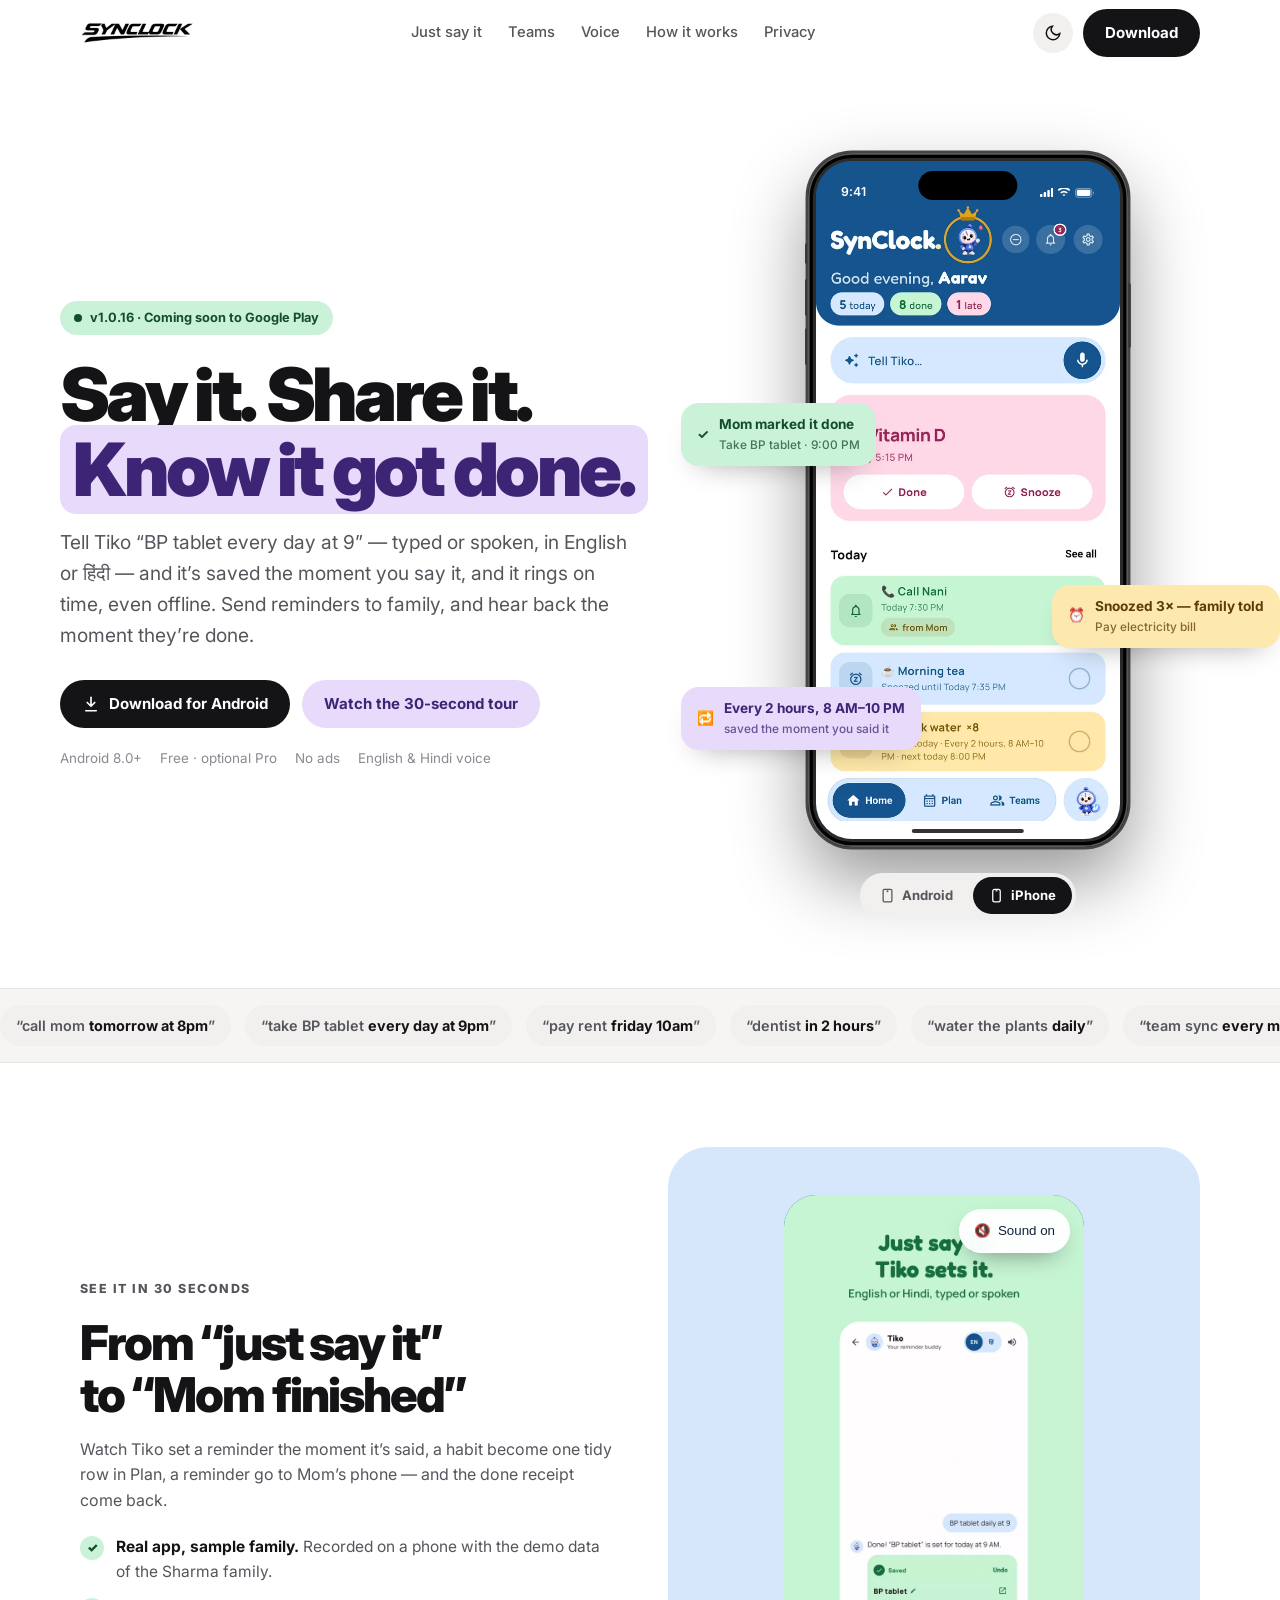
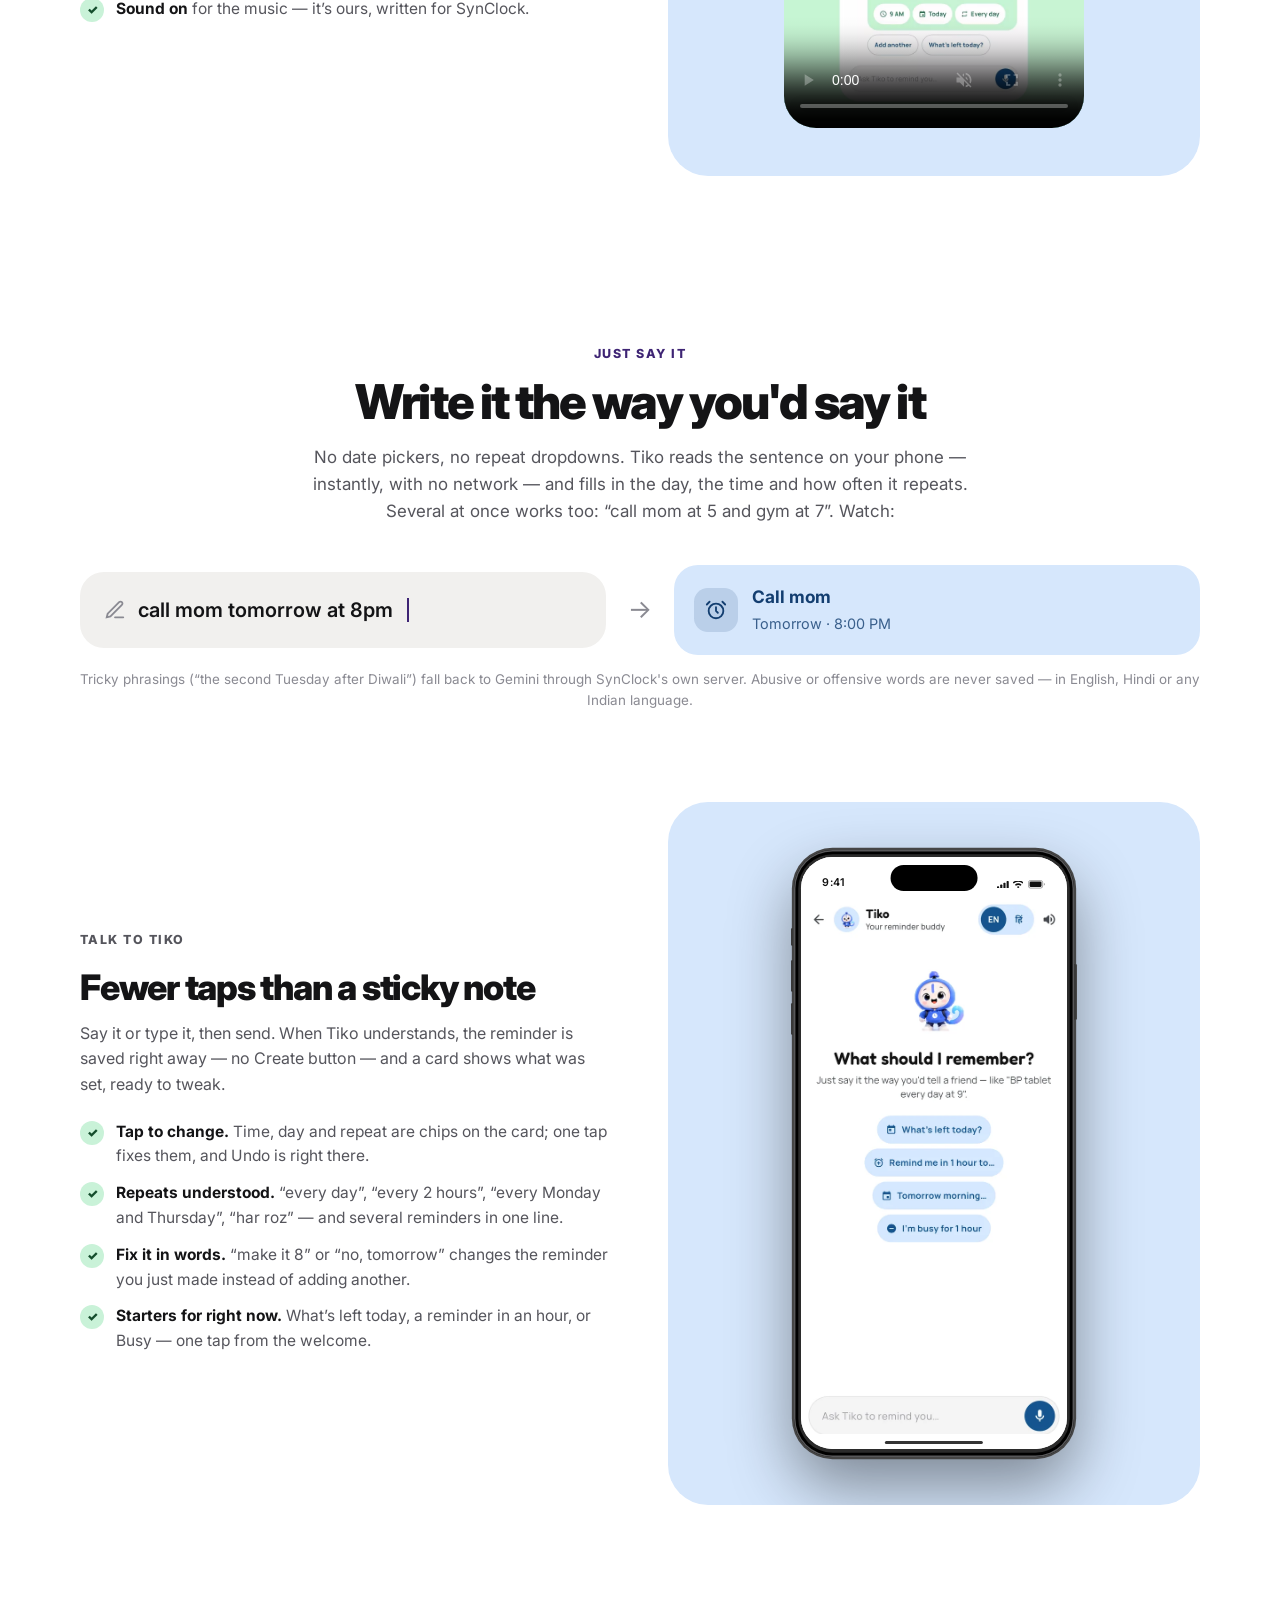
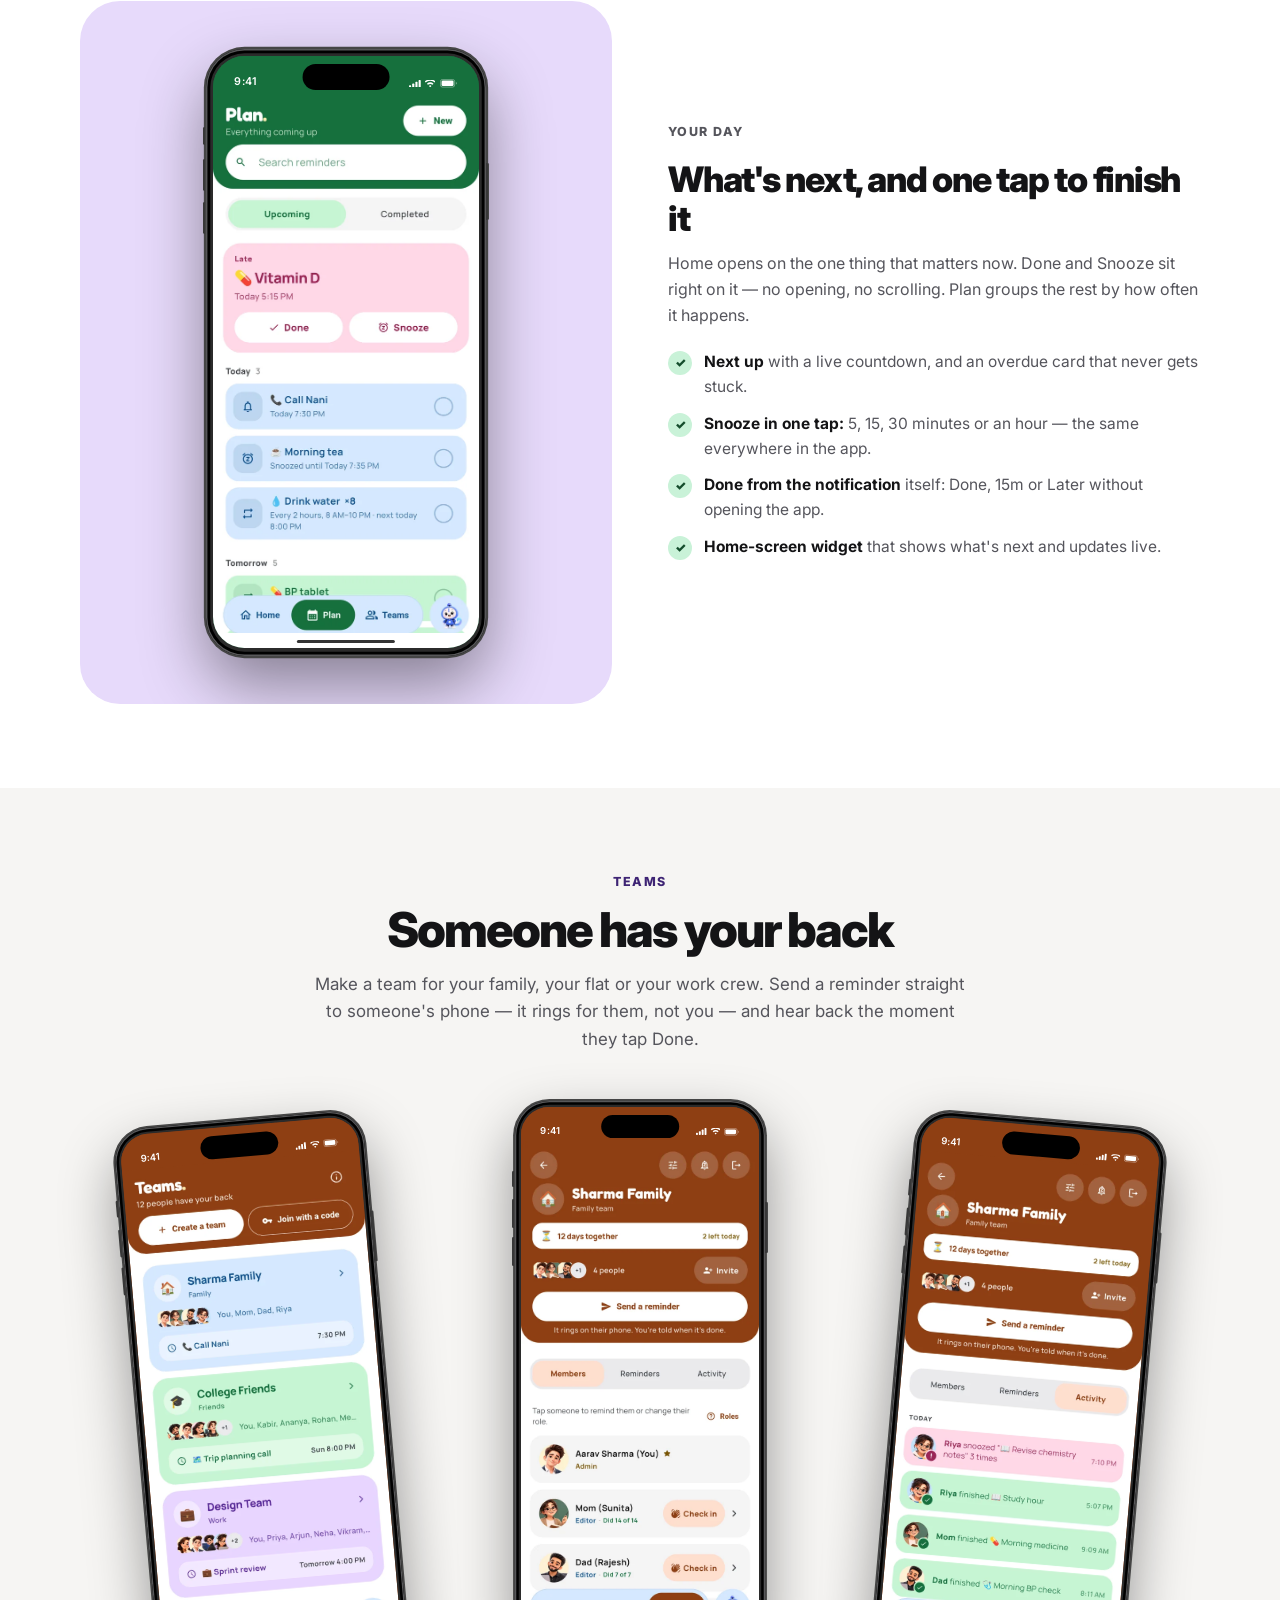
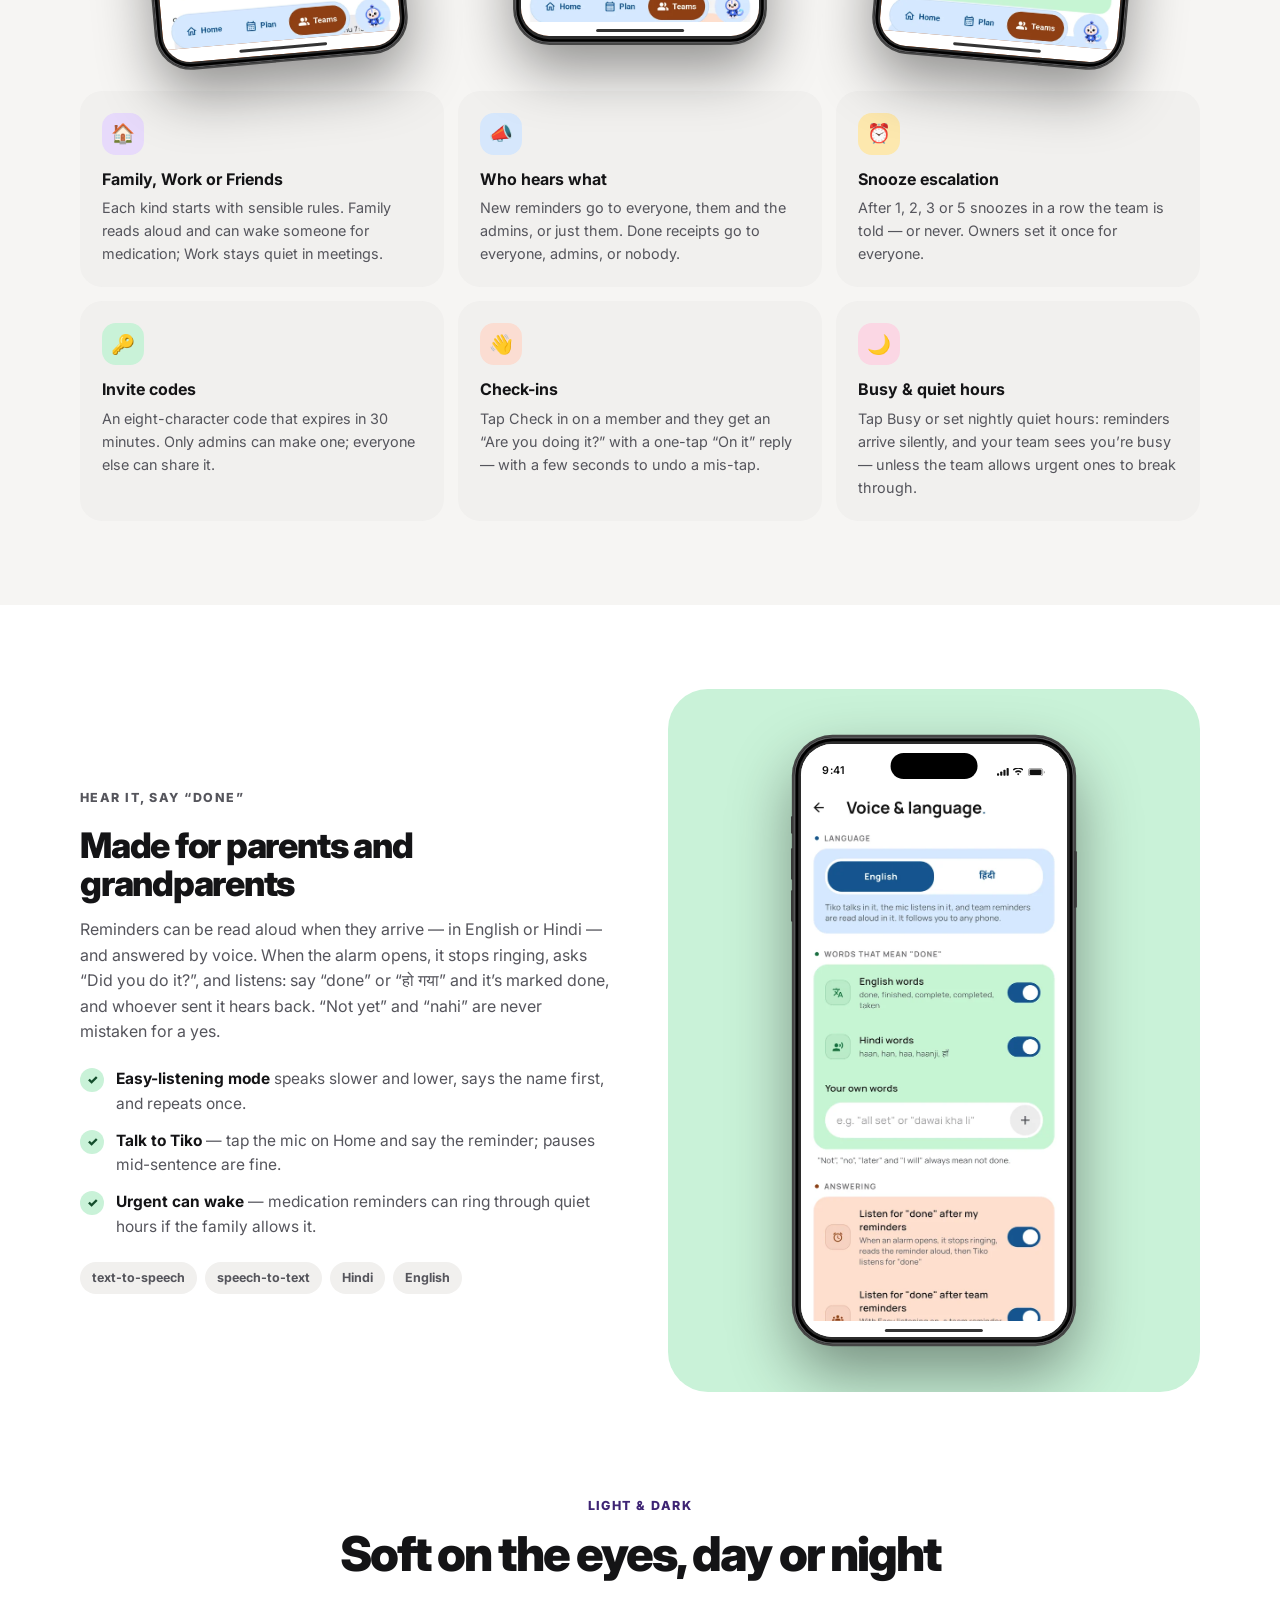
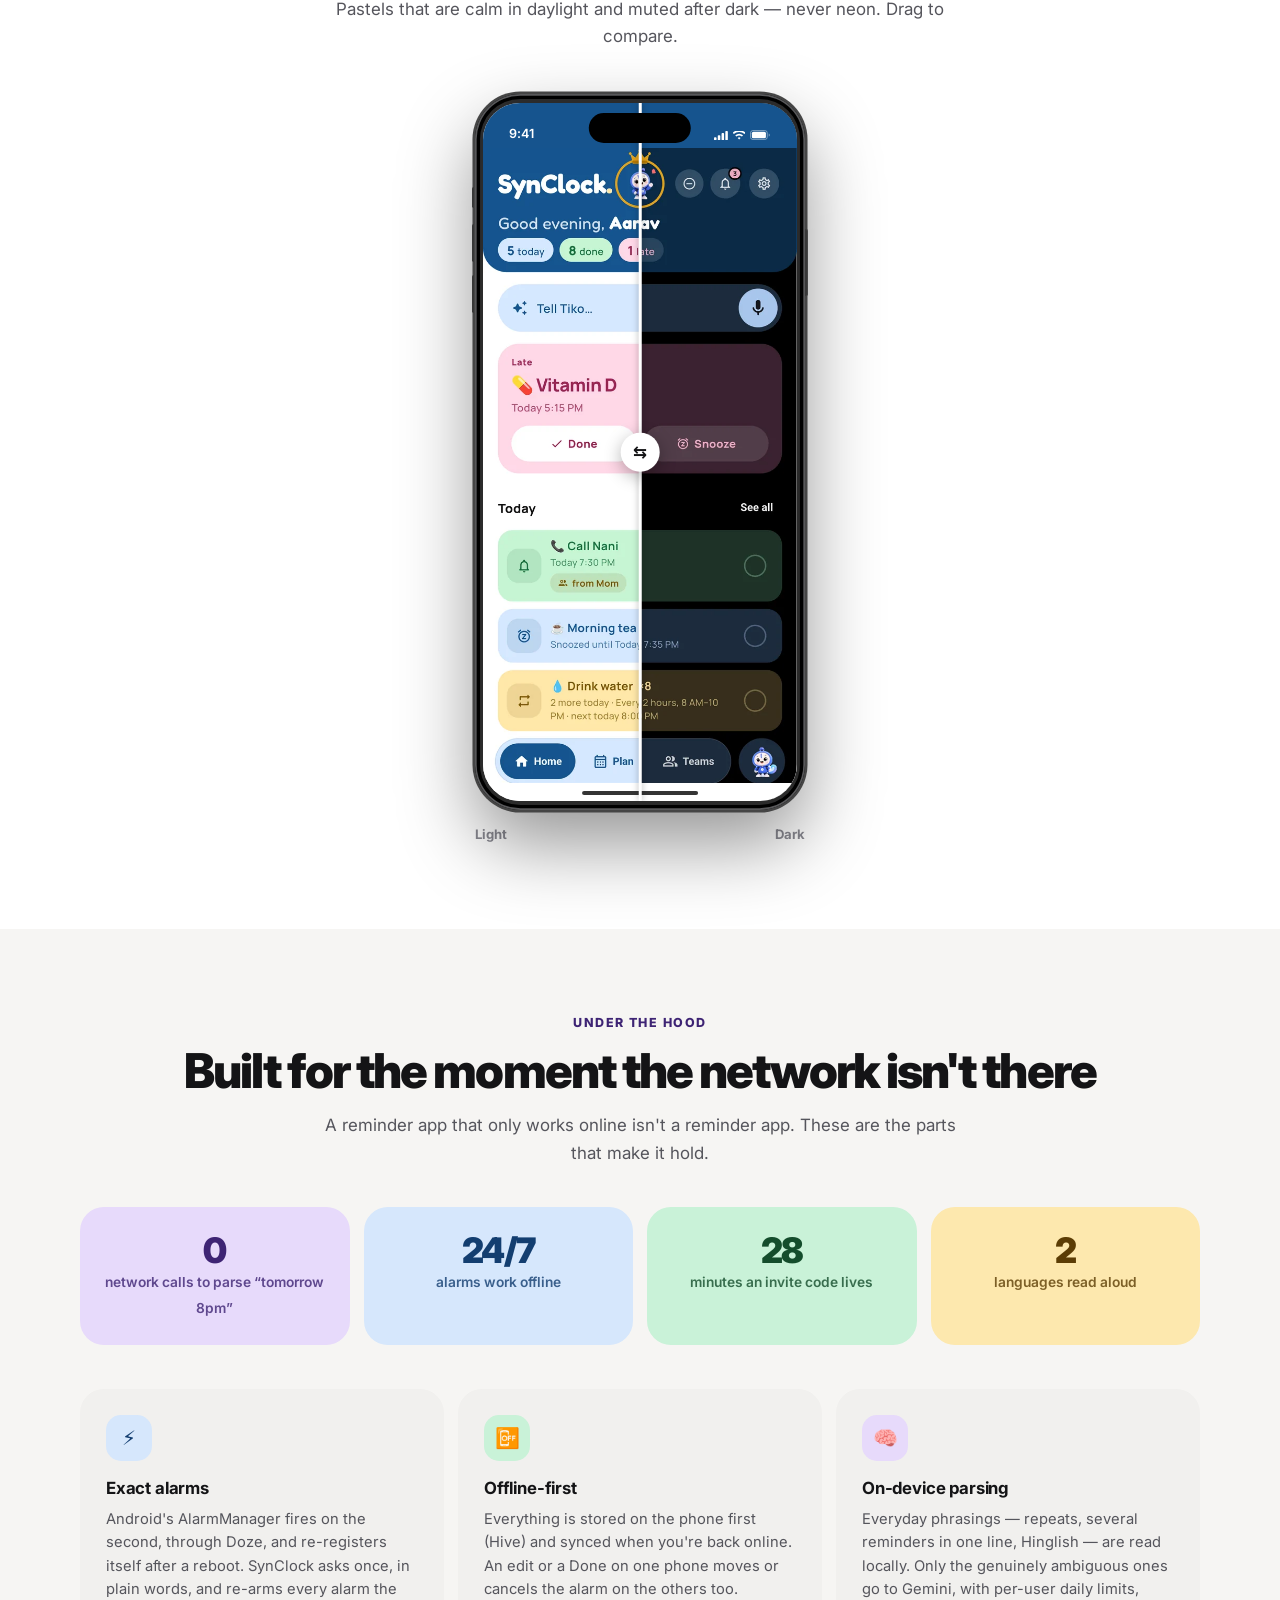
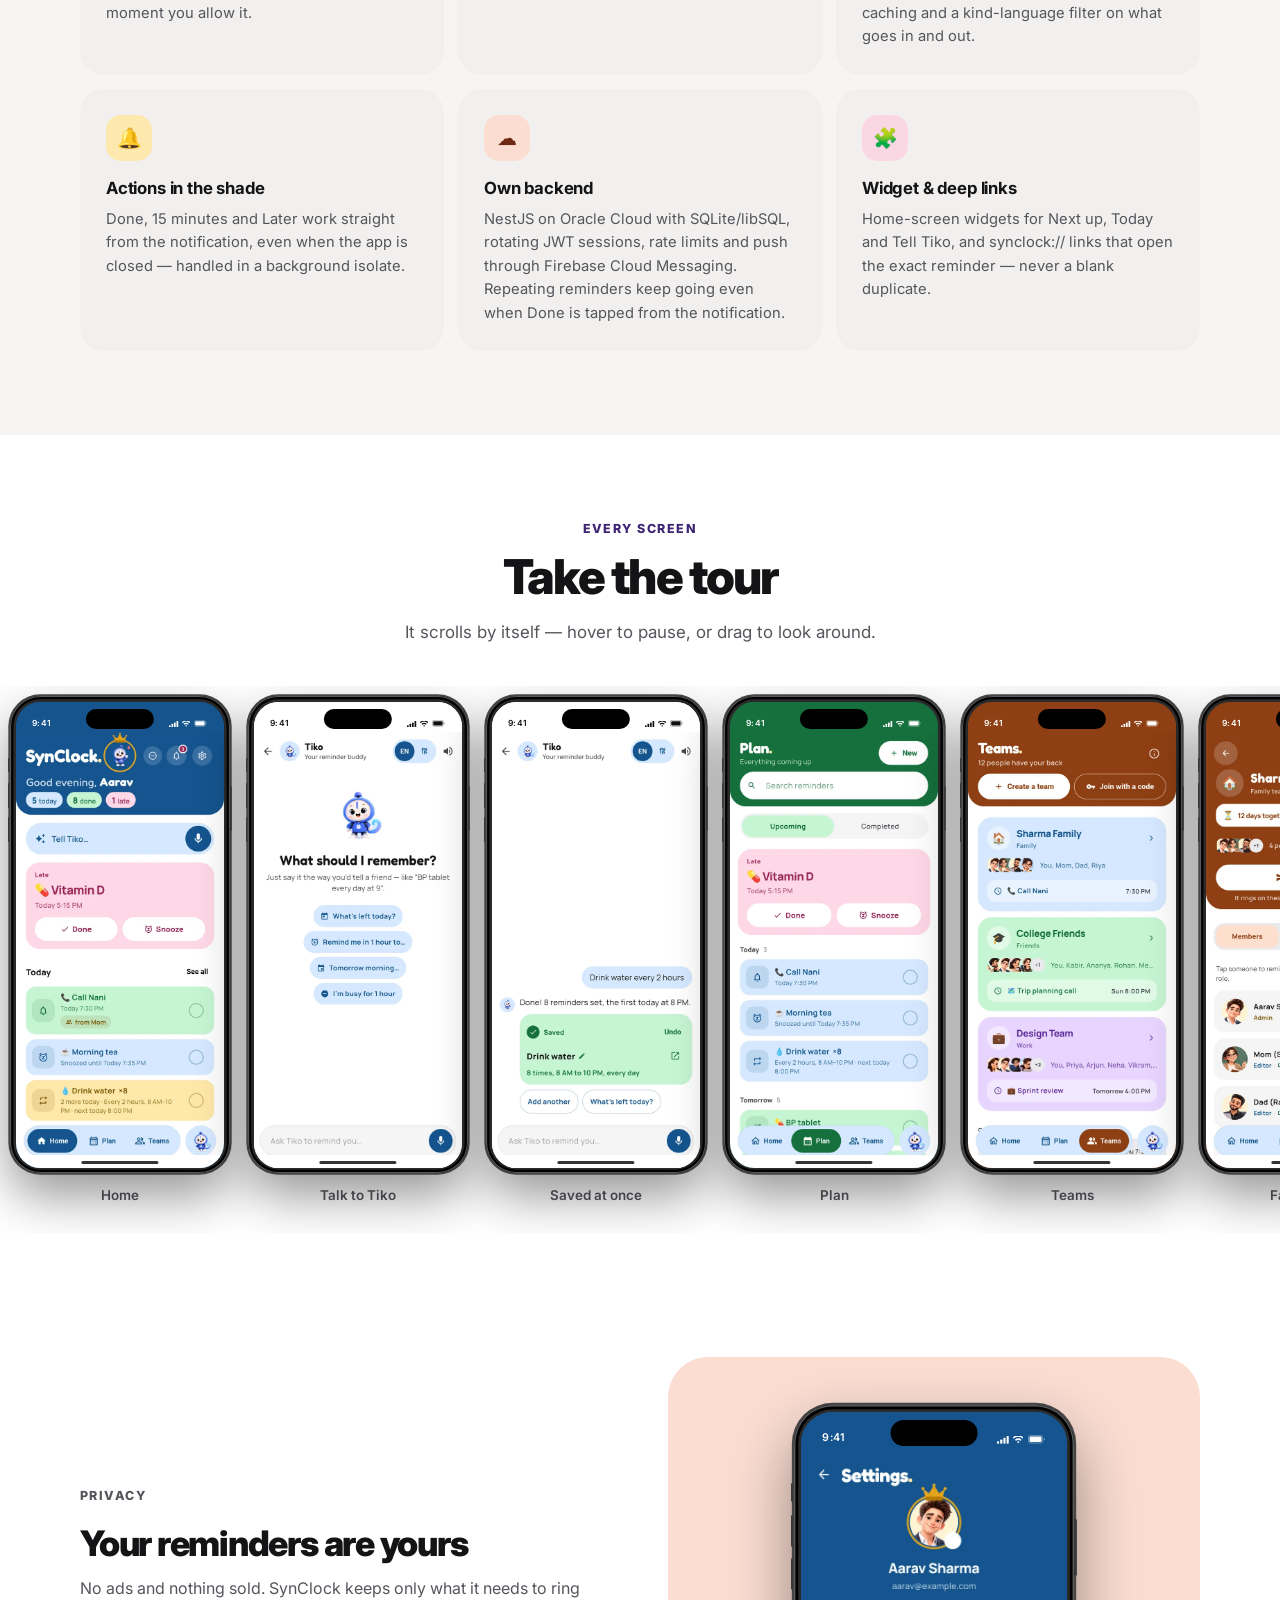
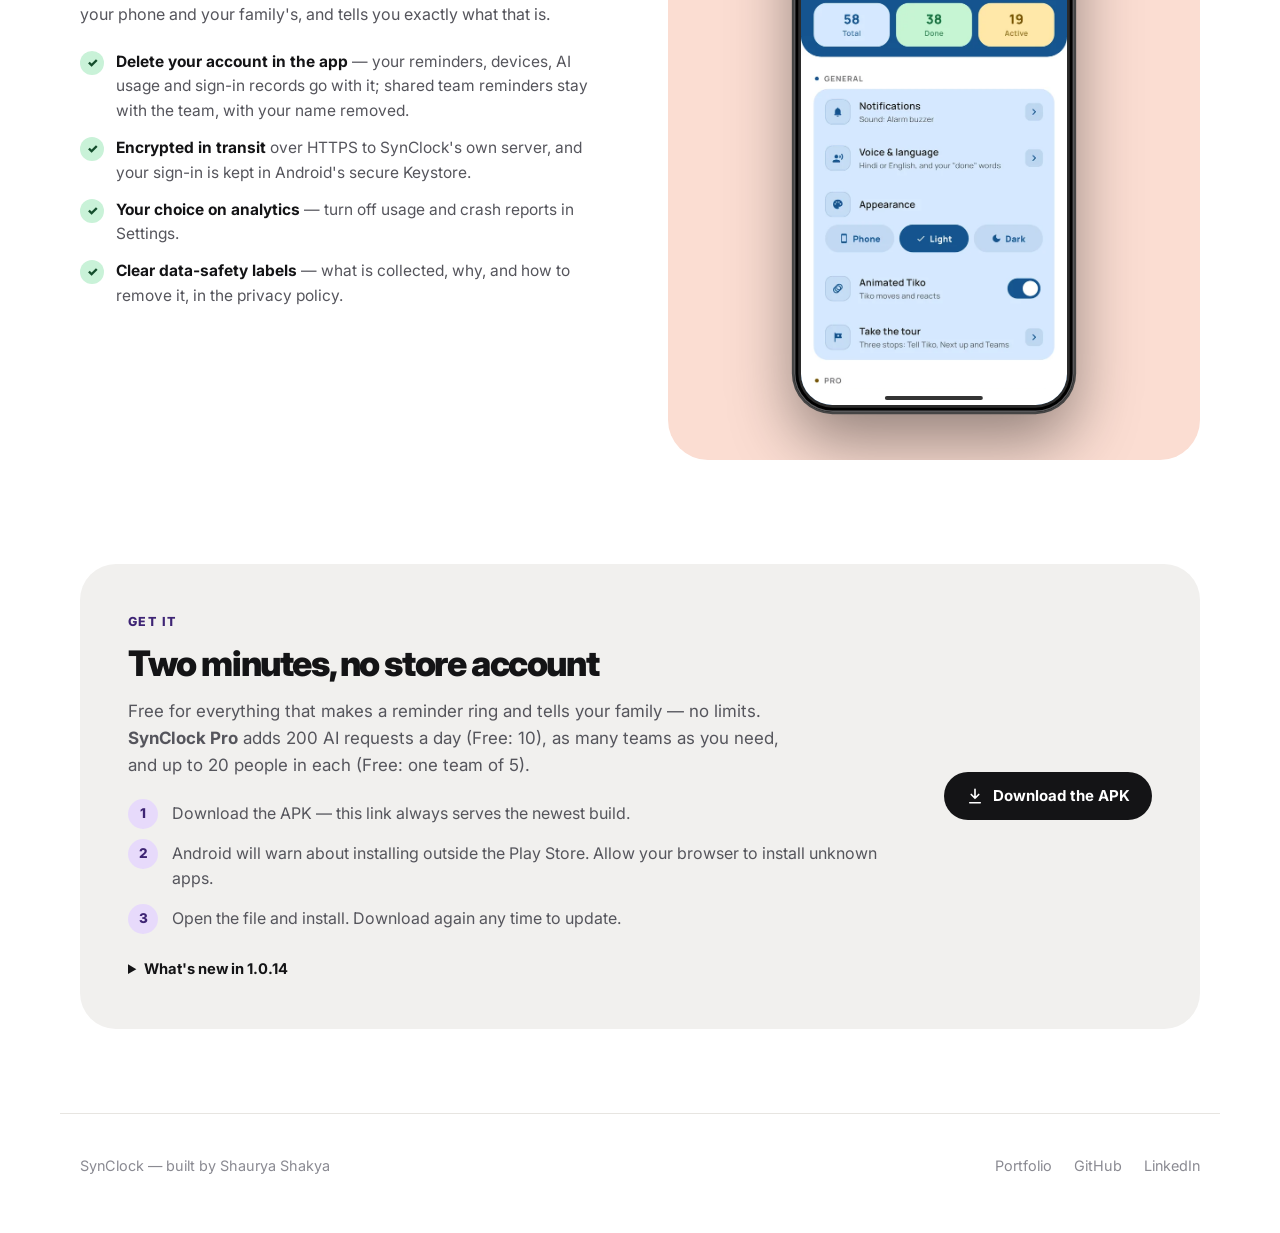
<file: synclock/index.html>
<!DOCTYPE html>
<html lang="en">
<head>
<meta charset="UTF-8">
<meta name="viewport" content="width=device-width, initial-scale=1">
<title>SynClock — Family Reminders</title>
<meta name="description" content="Type a reminder the way you'd say it. Share it with family, and know it actually got done. Exact alarms, voice read-aloud in Hindi and English, and gentle accountability.">
<meta property="og:title" content="SynClock — Type it. Share it. Know it got done.">
<meta property="og:description" content="Android reminders for families: plain-English scheduling, shared teams with rules, nudges, and read-aloud reminders for parents.">
<meta property="og:image" content="https://shaurya-8055.github.io/synclock/og.png">
<meta property="og:type" content="website">
<meta name="twitter:card" content="summary_large_image">
<meta name="theme-color" content="#ffffff" media="(prefers-color-scheme: light)">
<meta name="theme-color" content="#0b0b0e" media="(prefers-color-scheme: dark)">
<link rel="icon" type="image/png" href="favicon.png">
<link rel="icon" type="image/svg+xml" href="logo.svg">
<link rel="apple-touch-icon" href="logo192.png">
<link rel="preconnect" href="https://fonts.googleapis.com">
<link rel="preconnect" href="https://fonts.gstatic.com" crossorigin>
<link href="https://fonts.googleapis.com/css2?family=Inter:wght@400;500;600;700;800;900&display=swap" rel="stylesheet">
<style>
/* Tokens are the app's own pastel palette. Flat colour only — the app has
   no gradients, so neither does its page. */
:root{
  --bg:#ffffff; --bg-2:#f6f5f3; --card:#f1f0ee; --line:#e7e5e1;
  --fg:#141416; --fg-2:#55555c; --fg-3:#8a8a92;
  --lav:#e7dafb; --lav-ink:#3e2474; --sky:#d6e7fc; --sky-ink:#133e70;
  --mint:#c9f2d8; --mint-ink:#144d2c; --butter:#fde8ae; --butter-ink:#5c3d05;
  --peach:#fbddd2; --peach-ink:#6e2a14; --blush:#fbd7e4; --blush-ink:#6d1d3f;
  --btn:#141416; --btn-fg:#ffffff; --bezel:#141416;
  --r:28px; --max:1160px;
  --ease:cubic-bezier(.2,.8,.2,1);
}
@media (prefers-color-scheme:dark){:root:not([data-theme="light"]){
  --bg:#0b0b0e; --bg-2:#111115; --card:#17171c; --line:#24242b;
  --fg:#f2f2f5; --fg-2:#a9a9b3; --fg-3:#72727c;
  --lav:#2c2540; --lav-ink:#c9b6ee; --sky:#1d2b3d; --sky-ink:#a8c6ec;
  --mint:#1e3328; --mint-ink:#9ed9b2; --butter:#362e1c; --butter-ink:#e6cd8a;
  --peach:#3a2a22; --peach-ink:#edbba2; --blush:#3a2230; --blush-ink:#eba8c1;
  --btn:#f2f2f5; --btn-fg:#0b0b0e; --bezel:#2a2a31;
}}
:root[data-theme="dark"]{
  --bg:#0b0b0e; --bg-2:#111115; --card:#17171c; --line:#24242b;
  --fg:#f2f2f5; --fg-2:#a9a9b3; --fg-3:#72727c;
  --lav:#2c2540; --lav-ink:#c9b6ee; --sky:#1d2b3d; --sky-ink:#a8c6ec;
  --mint:#1e3328; --mint-ink:#9ed9b2; --butter:#362e1c; --butter-ink:#e6cd8a;
  --peach:#3a2a22; --peach-ink:#edbba2; --blush:#3a2230; --blush-ink:#eba8c1;
  --btn:#f2f2f5; --btn-fg:#0b0b0e; --bezel:#2a2a31;
}
*{box-sizing:border-box;margin:0;padding:0}
html{scroll-behavior:smooth;-webkit-text-size-adjust:100%}
body{background:var(--bg);color:var(--fg);font-family:Inter,system-ui,-apple-system,sans-serif;
  line-height:1.6;-webkit-font-smoothing:antialiased;overflow-x:hidden;transition:background .3s,color .3s}
.wrap{width:100%;max-width:var(--max);margin-inline:auto;padding-inline:20px}
a{color:inherit;text-decoration:none}
img{display:block;max-width:100%}
:focus-visible{outline:2px solid var(--lav-ink);outline-offset:3px;border-radius:10px}
.dot{color:var(--lav-ink)}

/* ── header ─────────────────────────────────────────────── */
header{position:sticky;top:0;z-index:50;background:color-mix(in srgb,var(--bg) 82%,transparent);
  backdrop-filter:blur(14px);border-bottom:1px solid transparent;transition:border-color .3s}
header.stuck{border-bottom-color:var(--line)}
.nav{display:flex;align-items:center;justify-content:space-between;height:66px;gap:16px}
.logo{display:flex;align-items:center;gap:10px;font-weight:800;letter-spacing:-.03em;font-size:1.15rem}
.logo .wm{height:22px;width:auto}
:root[data-theme="dark"] .wm{filter:invert(1)}
@media (prefers-color-scheme:dark){:root:not([data-theme="light"]) .wm{filter:invert(1)}}
.links{display:flex;gap:26px;font-size:.92rem;color:var(--fg-2);font-weight:500}
.links a:hover{color:var(--fg)}
@media(max-width:820px){.links{display:none}}
.right{display:flex;gap:10px;align-items:center}
.icon-btn{width:40px;height:40px;border-radius:50%;display:grid;place-items:center;background:var(--card);
  border:0;color:var(--fg);cursor:pointer;transition:transform .2s var(--ease)}
.icon-btn:hover{transform:rotate(-18deg)}
.btn{display:inline-flex;align-items:center;gap:9px;font:inherit;font-size:.94rem;font-weight:700;padding:12px 22px;
  border-radius:100px;border:0;cursor:pointer;background:var(--card);color:var(--fg);
  transition:transform .22s var(--ease),background .22s;white-space:nowrap}
.btn:hover{transform:translateY(-2px)}
.btn.solid{background:var(--btn);color:var(--btn-fg)}
.btn.lav{background:var(--lav);color:var(--lav-ink)}
.btn svg{width:18px;height:18px}

/* ── hero ───────────────────────────────────────────────── */
.hero{display:grid;grid-template-columns:1.1fr .9fr;gap:40px;align-items:center;padding:56px 0 40px}
@media(max-width:900px){.hero{grid-template-columns:1fr;text-align:center;padding-top:32px}}
.tag{display:inline-flex;align-items:center;gap:8px;font-size:.8rem;font-weight:700;padding:7px 14px;border-radius:100px;
  background:var(--mint);color:var(--mint-ink);margin-bottom:22px}
.tag i{width:8px;height:8px;border-radius:50%;background:currentColor;animation:ping 2s infinite}
@keyframes ping{0%{box-shadow:0 0 0 0 color-mix(in srgb,currentColor 50%,transparent)}80%,100%{box-shadow:0 0 0 9px transparent}}
h1{font-size:clamp(2.6rem,6vw,4.6rem);line-height:1.02;letter-spacing:-.05em;font-weight:900;margin-bottom:20px;text-wrap:balance}
h1 .w{display:inline-block;opacity:0;transform:translateY(.4em);animation:rise .7s var(--ease) forwards}
h1 .w:nth-child(2){animation-delay:.12s} h1 .w:nth-child(3){animation-delay:.24s}
h1 .hl{background:var(--lav);color:var(--lav-ink);padding:0 .18em;border-radius:.22em}
@keyframes rise{to{opacity:1;transform:none}}
.sub{font-size:clamp(1.03rem,2vw,1.2rem);color:var(--fg-2);max-width:48ch;margin-bottom:30px}
@media(max-width:900px){.sub{margin-inline:auto}}
.cta{display:flex;gap:12px;flex-wrap:wrap}
@media(max-width:900px){.cta{justify-content:center}}
.meta{margin-top:20px;font-size:.84rem;color:var(--fg-3);display:flex;gap:18px;flex-wrap:wrap}
@media(max-width:900px){.meta{justify-content:center}}

/* Device frames — the same iPhone 15 Pro and Android frames as the
   portfolio's emulator. 1em is one design pixel, so a frame scales from --w. */
.phone{--w:300px;--top:54em;--bot:22em;--bar:#fff;--bar-fg:#111;--bot-bg:#fff;--ind:#111;
  font-size:calc(var(--w) / 393);position:relative;width:393em;height:852em;flex-shrink:0;margin-inline:auto;
  border-radius:54em;background:#2b2b2b;padding:10em;
  box-shadow:inset 0 0 0 2em #58585a,inset 0 0 0 6em #000,0 0 0 3em #454545,0 40em 90em rgba(0,0,0,.42)}
.phone::before{content:'';position:absolute;top:22em;left:50%;transform:translateX(-50%);width:122em;height:36em;
  background:#000;border-radius:20em;z-index:30;pointer-events:none}
.phone .key{position:absolute;background:#383838;border-radius:2em 0 0 2em;width:4em;box-shadow:inset -1em 0 1em rgba(255,255,255,.1);z-index:5}
.phone .k-act{top:110em;left:-4em;height:26em}.phone .k-up{top:155em;left:-4em;height:45em}
.phone .k-dn{top:215em;left:-4em;height:45em}.phone .k-pw{top:160em;right:-4em;height:80em;border-radius:0 2em 2em 0}
.phone .scr{position:relative;width:100%;height:100%;border-radius:44em;overflow:hidden;background:var(--bar)}
.phone .layer{position:absolute;inset:0}
.phone .scr img{position:absolute;left:0;top:var(--top);width:100%;height:calc(100% - var(--top) - var(--bot));object-fit:cover;object-position:top}
.sys-top{position:absolute;left:0;right:0;top:0;height:var(--top);background:var(--bar);color:var(--bar-fg);z-index:20;
  display:flex;align-items:flex-end;justify-content:space-between;padding:0 30em 9em;transition:background .9s,color .9s}
.sys-top .clk{font-size:15em;font-weight:600;letter-spacing:.01em;line-height:1}
.sys-top .ico{display:flex;align-items:center;gap:6em}
.sys-top .ico svg{height:11em;width:auto;display:block}
.sys-top .ico svg:last-child{height:12em}
.sys-bot{position:absolute;left:0;right:0;bottom:0;height:var(--bot);background:var(--bot-bg);z-index:20;transition:background .9s}
.sys-bot::after{content:'';position:absolute;bottom:7em;left:50%;transform:translateX(-50%);width:138em;height:5em;
  background:var(--ind);border-radius:3em;opacity:.85}
/* Android (Samsung Galaxy style): thin even bezel, centred punch-hole */
.android .phone{width:384em;height:832em;border-radius:32em;background:#0d0d0d;padding:4em;--top:34em;--bot:18em;
  box-shadow:0 0 0 2em #4a4a4a,0 40em 90em rgba(0,0,0,.42)}
.android .phone::before{width:11em;height:11em;top:14em;border-radius:50%;box-shadow:inset 0 0 0 1em #2a2a2a}
.android .phone .key{display:none}
.android .phone .scr{border-radius:28em}
.android .sys-top{padding:0 18em 6em}
.android .sys-top .clk{font-size:13em}
.android .sys-bot::after{width:110em;height:4em;bottom:6em}
.devsw{display:inline-flex;gap:4px;padding:4px;border-radius:100px;background:var(--card);margin-top:26px;position:relative;z-index:5}
.devsw button{font:inherit;font-size:.82rem;font-weight:700;border:0;cursor:pointer;padding:8px 16px;border-radius:100px;
  background:transparent;color:var(--fg-2);display:flex;align-items:center;gap:7px;transition:background .2s,color .2s}
.devsw button.on{background:var(--btn);color:var(--btn-fg)}
.devsw svg{width:15px;height:15px}
.stage{position:relative;display:flex;flex-direction:column;align-items:center;padding:30px 0}
.stage .phone{--w:min(320px,72vw);animation:float 7s ease-in-out infinite}
@keyframes float{0%,100%{transform:translateY(0) rotate(-1deg)}50%{transform:translateY(-14px) rotate(1deg)}}
.fade img{opacity:0;transition:opacity .9s ease}
.fade img.on{opacity:1}
.chip{position:absolute;z-index:4;display:flex;align-items:center;gap:10px;padding:11px 16px;border-radius:18px;
  font-size:.85rem;font-weight:700;box-shadow:0 14px 30px -18px rgba(0,0,0,.4);white-space:nowrap;
  animation:bob 5s ease-in-out infinite}
.chip small{display:block;font-weight:500;opacity:.75;font-size:.74rem}
.chip.c1{background:var(--mint);color:var(--mint-ink);top:34%;left:-7%}
.chip.c2{background:var(--butter);color:var(--butter-ink);top:56%;right:-12%;animation-delay:-1.6s}
.chip.c3{background:var(--lav);color:var(--lav-ink);bottom:24%;left:-7%;animation-delay:-3.2s}
@keyframes bob{0%,100%{transform:translateY(0)}50%{transform:translateY(-8px)}}
@media(max-width:560px){.chip{font-size:.72rem;padding:8px 11px}.chip.c1{left:2%;top:36%}.chip.c2{right:2%}.chip.c3{left:3%;bottom:26%}}

/* ── marquee ────────────────────────────────────────────── */
.marquee{overflow:hidden;border-block:1px solid var(--line);padding:16px 0;background:var(--bg-2)}
.track{display:flex;gap:14px;width:max-content;animation:slide 38s linear infinite}
.marquee:hover .track{animation-play-state:paused}
@keyframes slide{to{transform:translateX(-50%)}}
.track span{padding:9px 16px;border-radius:100px;background:var(--card);font-size:.9rem;font-weight:600;color:var(--fg-2)}
.track span b{color:var(--fg);font-weight:700}

/* ── sections ───────────────────────────────────────────── */
section{padding:84px 0}
.kicker{font-size:.78rem;font-weight:800;letter-spacing:.12em;text-transform:uppercase;color:var(--lav-ink);margin-bottom:12px}
h2{font-size:clamp(1.9rem,4vw,3rem);line-height:1.08;letter-spacing:-.04em;font-weight:850;margin-bottom:16px;text-wrap:balance}
.lead{color:var(--fg-2);font-size:1.06rem;max-width:60ch}
.center{text-align:center}.center .lead{margin-inline:auto}

/* typing demo */
.demo{margin-top:40px;display:grid;grid-template-columns:1fr auto 1fr;gap:22px;align-items:center}
@media(max-width:820px){.demo{grid-template-columns:1fr}.demo .arrow{transform:rotate(90deg);justify-self:center}}
.field{background:var(--card);border-radius:24px;padding:22px 24px;font-size:1.25rem;font-weight:600;min-height:76px;
  display:flex;align-items:center;gap:12px}
.field svg{flex-shrink:0;color:var(--fg-3)}
.caret{display:inline-block;width:2px;height:1.2em;background:var(--lav-ink);margin-left:2px;vertical-align:-3px;animation:blink 1s steps(1) infinite}
@keyframes blink{50%{opacity:0}}
.arrow{font-size:1.6rem;color:var(--fg-3)}
.result{background:var(--sky);color:var(--sky-ink);border-radius:24px;padding:18px 20px;display:flex;align-items:center;gap:14px;
  min-height:76px;transition:transform .45s var(--ease),opacity .35s}
.result.hide{opacity:0;transform:scale(.94) translateY(8px)}
.result .ic{width:44px;height:44px;border-radius:14px;background:color-mix(in srgb,var(--sky-ink) 14%,transparent);display:grid;place-items:center;flex-shrink:0}
.result b{display:block;font-size:1.08rem}
.result span{font-size:.9rem;opacity:.8}
.result .rep{margin-left:auto;font-size:.76rem;font-weight:800;padding:5px 10px;border-radius:100px;background:var(--lav);color:var(--lav-ink)}
.note{margin-top:14px;font-size:.84rem;color:var(--fg-3);text-align:center}

/* feature rows */
.row{display:grid;grid-template-columns:1fr 1fr;gap:56px;align-items:center}
.row + .row{margin-top:96px}
.row.flip .copy{order:2}
@media(max-width:860px){.row{grid-template-columns:1fr;gap:36px}.row.flip .copy{order:0}}
.row h3{font-size:clamp(1.6rem,3vw,2.2rem);letter-spacing:-.035em;line-height:1.1;font-weight:850;margin-bottom:14px}
.row p{color:var(--fg-2);margin-bottom:18px}
ul.ticks{list-style:none;display:grid;gap:12px;margin:22px 0}
ul.ticks li{display:flex;gap:12px;align-items:flex-start;color:var(--fg-2);font-size:.97rem}
ul.ticks li::before{content:'✓';flex-shrink:0;width:24px;height:24px;border-radius:50%;display:grid;place-items:center;
  background:var(--mint);color:var(--mint-ink);font-size:.78rem;font-weight:900;margin-top:1px}
ul.ticks b{color:var(--fg)}
.panel{border-radius:40px;padding:48px 20px;display:grid;place-items:center;position:relative;overflow:hidden}
.panel.lav{background:var(--lav)}.panel.sky{background:var(--sky)}.panel.mint{background:var(--mint)}
.panel.butter{background:var(--butter)}.panel.peach{background:var(--peach)}
.panel .phone{--w:min(280px,62vw)}
.panel video.launch{width:min(300px,68vw);height:auto;aspect-ratio:9/16;border-radius:32px;background:#14548F;display:block}
.vwrap{position:relative;display:inline-block;line-height:0}
.vsound{position:absolute;top:14px;right:14px;
  display:inline-flex;align-items:center;gap:7px;cursor:pointer;
  font:700 .78rem/1 inherit;color:#11223a;background:rgba(255,255,255,.94);
  border:1px solid rgba(255,255,255,.75);border-radius:100px;padding:11px 14px;min-height:44px;
  box-shadow:0 10px 26px -12px rgba(0,0,0,.55);backdrop-filter:blur(8px);
  transition:transform .22s cubic-bezier(.34,1.5,.64,1),opacity .25s,background .2s}
.vsound:hover{transform:translateY(-2px);background:#fff}
.vsound:focus-visible{outline:3px solid #14548F;outline-offset:3px}
.vsound[aria-pressed="true"]{opacity:0;pointer-events:none}
@media(prefers-reduced-motion:reduce){.vsound{transition:none}}
.pills{display:flex;flex-wrap:wrap;gap:8px}
.pill{font-size:.78rem;font-weight:700;padding:6px 12px;border-radius:100px;background:var(--card);color:var(--fg-2)}

/* team trio */
.trio{display:flex;justify-content:center;align-items:flex-end;gap:22px;margin-top:48px;perspective:1200px}
.trio .phone{--w:min(250px,28vw)}
.trio .phone:nth-child(1){transform:rotate(-5deg) translateY(18px)}
.trio .phone:nth-child(3){transform:rotate(5deg) translateY(18px)}
.trio .phone{transition:transform .5s var(--ease)}
.trio .phone:hover{transform:translateY(-10px) rotate(0)}
@media(max-width:700px){.trio{gap:10px}.trio .phone{--w:31vw}}
.rules{display:grid;grid-template-columns:repeat(3,1fr);gap:14px;margin-top:48px}
.rule{background:var(--card);border-radius:22px;padding:22px}
.rule .em{width:42px;height:42px;border-radius:14px;display:grid;place-items:center;margin-bottom:12px;font-size:1.2rem}
.rule h4{font-size:1rem;margin-bottom:4px}
.rule p{color:var(--fg-2);font-size:.9rem}

/* compare slider */
.compare{--w:min(330px,78vw);margin-top:44px;user-select:none;touch-action:pan-y}
.compare .layer.dark{clip-path:inset(0 0 0 var(--x,50%))}
.compare .bar{position:absolute;top:0;bottom:0;left:var(--x,50%);width:3em;background:#fff;transform:translateX(-50%);z-index:24;pointer-events:none;box-shadow:0 0 8em rgba(0,0,0,.35)}
.compare .knob{position:absolute;top:50%;left:var(--x,50%);width:46em;height:46em;border-radius:50%;background:#fff;color:#141416;font-size:inherit;
  transform:translate(-50%,-50%);z-index:25;display:grid;place-items:center;box-shadow:0 6em 20em rgba(0,0,0,.3);pointer-events:none}
.compare .knob span{font-size:20em;font-weight:900}
.compare input{position:absolute;inset:0;width:100%;height:100%;opacity:0;cursor:ew-resize;z-index:26;margin:0}
.labels{display:flex;justify-content:space-between;width:min(330px,78vw);margin:14px auto 0;font-size:.82rem;font-weight:700;color:var(--fg-3)}

/* tech grid */
.grid{display:grid;grid-template-columns:repeat(3,1fr);gap:14px;margin-top:44px}
@media(max-width:900px){.rules,.grid{grid-template-columns:repeat(2,1fr)}}
@media(max-width:560px){.rules,.grid{grid-template-columns:1fr}}
.cell{background:var(--card);border-radius:24px;padding:26px;transition:transform .3s var(--ease)}
.cell:hover{transform:translateY(-4px)}
.cell .em{width:46px;height:46px;border-radius:15px;display:grid;place-items:center;font-size:1.25rem;margin-bottom:14px}
.cell h4{font-size:1.05rem;margin-bottom:6px;letter-spacing:-.01em}
.cell p{color:var(--fg-2);font-size:.92rem}
.t-lav{background:var(--lav);color:var(--lav-ink)}.t-sky{background:var(--sky);color:var(--sky-ink)}
.t-mint{background:var(--mint);color:var(--mint-ink)}.t-butter{background:var(--butter);color:var(--butter-ink)}
.t-peach{background:var(--peach);color:var(--peach-ink)}.t-blush{background:var(--blush);color:var(--blush-ink)}

/* gallery */
.gallery{display:flex;gap:18px;overflow-x:auto;padding:10px 20px 26px;margin-top:40px;scrollbar-width:none;cursor:grab}
.gallery::-webkit-scrollbar{display:none}
.gallery.drag{cursor:grabbing}
.gallery.drag img{pointer-events:none}
.gallery figure{flex-shrink:0}
.gallery .phone{--w:220px}
.gallery figcaption{text-align:center;font-size:.84rem;font-weight:600;color:var(--fg-2);margin-top:12px}

/* stats */
.stats{display:grid;grid-template-columns:repeat(4,1fr);gap:14px;margin-top:40px}
@media(max-width:760px){.stats{grid-template-columns:repeat(2,1fr)}}
.stat{border-radius:24px;padding:24px;text-align:center}
.stat b{display:block;font-size:2.2rem;font-weight:900;letter-spacing:-.04em;line-height:1.1}
.stat span{font-size:.86rem;font-weight:600;opacity:.8}

/* install */
.install{background:var(--card);border-radius:36px;padding:48px;display:grid;grid-template-columns:1fr auto;gap:36px;align-items:center}
@media(max-width:800px){.install{grid-template-columns:1fr;padding:30px;text-align:center}}
ol.steps{counter-reset:s;display:grid;gap:14px;margin-top:22px}
ol.steps li{list-style:none;counter-increment:s;padding-left:44px;position:relative;color:var(--fg-2)}
ol.steps li::before{content:counter(s);position:absolute;left:0;top:-2px;width:30px;height:30px;border-radius:50%;
  background:var(--lav);color:var(--lav-ink);display:grid;place-items:center;font-weight:800;font-size:.84rem}
@media(max-width:800px){ol.steps li{text-align:left}}
.changes{margin-top:26px;font-size:.92rem;color:var(--fg-2)}
.changes summary{cursor:pointer;font-weight:700;color:var(--fg)}
.changes ul{margin:12px 0 0 20px;display:grid;gap:6px}

footer{border-top:1px solid var(--line);padding:40px 0 56px}
.foot{display:flex;justify-content:space-between;gap:20px;flex-wrap:wrap;align-items:center;color:var(--fg-3);font-size:.9rem}
.foot nav{display:flex;gap:22px}
.foot nav a:hover{color:var(--fg)}

.reveal{opacity:0;transform:translateY(26px);transition:opacity .8s var(--ease),transform .8s var(--ease)}
.reveal.in{opacity:1;transform:none}
.reveal[data-d="1"]{transition-delay:.1s}.reveal[data-d="2"]{transition-delay:.2s}.reveal[data-d="3"]{transition-delay:.3s}
@media (prefers-reduced-motion:reduce){
  html{scroll-behavior:auto}
  *,*::before,*::after{animation:none!important;transition:none!important}
  .reveal,h1 .w{opacity:1;transform:none}
}
</style>
</head>
<body>

<header id="hdr"><div class="wrap nav">
  <a class="logo" href="#top" aria-label="SynClock home"><img class="wm" src="wordmark.png" width="682" height="132" alt="SynClock"></a>
  <nav class="links">
    <a href="#type">Just say it</a><a href="#teams">Teams</a><a href="#voice">Voice</a><a href="#built">How it works</a><a href="#privacy">Privacy</a>
  </nav>
  <div class="right">
    <button class="icon-btn" id="theme" aria-label="Toggle dark mode" title="Toggle dark mode">
      <svg width="18" height="18" viewBox="0 0 24 24" fill="none" stroke="currentColor" stroke-width="2" stroke-linecap="round"><path d="M21 12.8A9 9 0 1 1 11.2 3a7 7 0 0 0 9.8 9.8z"/></svg>
    </button>
    <a class="btn solid" href="https://github.com/shaurya-8055/synclock-app/releases/latest/download/SynClock.apk">Download</a>
  </div>
</div></header>

<main id="top">

<div class="wrap hero">
  <div>
    <span class="tag"><i></i> v1.0.16 · Coming soon to Google Play</span>
    <h1><span class="w">Say it.</span> <span class="w">Share it.</span> <span class="w"><span class="hl">Know it got done.</span></span></h1>
    <p class="sub">Tell Tiko “BP tablet every day at 9” — typed or spoken, in English or हिंदी — and it’s saved the moment you say it, and it rings on time, even offline. Send reminders to family, and hear back the moment they’re done.</p>
    <div class="cta">
      <a class="btn solid" href="https://github.com/shaurya-8055/synclock-app/releases/latest/download/SynClock.apk">
        <svg viewBox="0 0 24 24" fill="none" stroke="currentColor" stroke-width="2.2" stroke-linecap="round" stroke-linejoin="round"><path d="M12 3v12m0 0l-5-5m5 5l5-5M5 21h14"/></svg>
        Download for Android</a>
      <a class="btn lav" href="#video">Watch the 30-second tour</a>
    </div>
    <div class="meta"><span>Android 8.0+</span><span>Free · optional Pro</span><span>No ads</span><span>English &amp; Hindi voice</span></div>
  </div>
  <div class="stage">
    <div class="phone fade" id="heroPhone"><div class="scr">
      <img class="on" src="shots/home.webp" alt="Home: SynClock wordmark with Tiko, the day's counts, Tell Tiko, a late Vitamin D with Done and Snooze, and Today" width="600" height="1248">
      <img src="shots/tiko.webp" alt="Talk to Tiko: 'Drink water every 2 hours' saved at once as 8 reminders, 8 AM to 10 PM" width="600" height="1248" loading="lazy">
      <img src="shots/team-detail.webp" alt="Sharma Family team: 12 days together, members Mom and Dad with Check in" width="600" height="1248" loading="lazy">
      <img src="shots/home-dark.webp" alt="Home screen in dark mode" width="600" height="1248" loading="lazy">
    </div></div>
    <div class="devsw" role="group" aria-label="Phone frame">
      <button data-dev="android"><svg viewBox="0 0 24 24" fill="none" stroke="currentColor" stroke-width="2"><rect x="5" y="2" width="14" height="20" rx="2"/><circle cx="12" cy="5" r=".6" fill="currentColor"/></svg>Android</button>
      <button data-dev="ios"><svg viewBox="0 0 24 24" fill="none" stroke="currentColor" stroke-width="2"><rect x="6" y="2" width="12" height="20" rx="3"/><path d="M10.5 4.5h3"/></svg>iPhone</button>
    </div>
    <div class="chip c1">✓ <span>Mom marked it done<small>Take BP tablet · 9:00 PM</small></span></div>
    <div class="chip c2">⏰ <span>Snoozed 3× — family told<small>Pay electricity bill</small></span></div>
    <div class="chip c3">🔁 <span>Every 2 hours, 8 AM–10 PM<small>saved the moment you said it</small></span></div>
  </div>
</div>

<div class="marquee" aria-hidden="true"><div class="track" id="track"></div></div>

<!-- ── Video ────────────────────────────────────────────── -->
<section id="video" class="wrap">
  <div class="row">
    <div class="copy reveal">
      <p class="kicker">See it in 30 seconds</p>
      <h2>From “just say it” to “Mom finished”</h2>
      <p>Watch Tiko set a reminder the moment it’s said, a habit become one tidy row in Plan, a reminder go to Mom’s phone — and the done receipt come back.</p>
      <ul class="ticks">
        <li><span><b>Real app, sample family.</b> Recorded on a phone with the demo data of the Sharma family.</span></li>
        <li><span><b>Sound on</b> for the music — it’s ours, written for SynClock.</span></li>
      </ul>
    </div>
    <div class="panel sky reveal" data-d="1">
      <div class="vwrap">
        <video class="launch" id="tour" src="video/synclock-launch.mp4" poster="video/poster.webp"
               controls loop muted autoplay playsinline preload="metadata"
               width="720" height="1280" aria-label="SynClock launch video, 37 seconds"></video>
        <button class="vsound" id="vsound" type="button" aria-pressed="false">
          <span class="vs-ic" aria-hidden="true">🔇</span><span class="vs-tx">Sound on</span>
        </button>
      </div>
    </div>
  </div>
</section>

<!-- ── Just type it ─────────────────────────────────────── -->
<section id="type" class="wrap">
  <div class="center reveal">
    <p class="kicker">Just say it</p>
    <h2>Write it the way you'd say it</h2>
    <p class="lead">No date pickers, no repeat dropdowns. Tiko reads the sentence on your phone — instantly, with no network — and fills in the day, the time and how often it repeats. Several at once works too: “call mom at 5 and gym at 7”. Watch:</p>
  </div>
  <div class="demo reveal" data-d="1" aria-live="polite">
    <div class="field"><svg width="22" height="22" viewBox="0 0 24 24" fill="none" stroke="currentColor" stroke-width="2" stroke-linecap="round"><path d="M12 20h9M16.5 3.5a2.1 2.1 0 1 1 3 3L7 19l-4 1 1-4z"/></svg><span id="typed"></span><span class="caret"></span></div>
    <div class="arrow">→</div>
    <div class="result hide" id="result">
      <div class="ic"><svg width="22" height="22" viewBox="0 0 24 24" fill="none" stroke="currentColor" stroke-width="2" stroke-linecap="round"><circle cx="12" cy="13" r="8"/><path d="M12 9v4l2 2M5 3L2 6M22 6l-3-3"/></svg></div>
      <div><b id="rTitle">Call mom</b><span id="rWhen">Tomorrow · 8:00 PM</span></div>
      <span class="rep" id="rRep" hidden>Daily</span>
    </div>
  </div>
  <p class="note reveal" data-d="2">Tricky phrasings (“the second Tuesday after Diwali”) fall back to Gemini through SynClock's own server. Abusive or offensive words are never saved — in English, Hindi or any Indian language.</p>

  <div class="row" style="margin-top:90px">
    <div class="copy reveal">
      <p class="kicker">Talk to Tiko</p>
      <h3>Fewer taps than a sticky note</h3>
      <p>Say it or type it, then send. When Tiko understands, the reminder is saved right away — no Create button — and a card shows what was set, ready to tweak.</p>
      <ul class="ticks">
        <li><span><b>Tap to change.</b> Time, day and repeat are chips on the card; one tap fixes them, and Undo is right there.</span></li>
        <li><span><b>Repeats understood.</b> “every day”, “every 2 hours”, “every Monday and Thursday”, “har roz” — and several reminders in one line.</span></li>
        <li><span><b>Fix it in words.</b> “make it 8” or “no, tomorrow” changes the reminder you just made instead of adding another.</span></li>
        <li><span><b>Starters for right now.</b> What’s left today, a reminder in an hour, or Busy — one tap from the welcome.</span></li>
      </ul>
    </div>
    <div class="panel sky reveal" data-d="1"><div class="phone"><div class="scr"><img src="shots/tiko-welcome.webp" alt="Talk to Tiko: What should I remember? with quick starters" loading="lazy" width="600" height="1248"></div></div></div>
  </div>

  <div class="row flip">
    <div class="copy reveal">
      <p class="kicker">Your day</p>
      <h3>What's next, and one tap to finish it</h3>
      <p>Home opens on the one thing that matters now. Done and Snooze sit right on it — no opening, no scrolling. Plan groups the rest by how often it happens.</p>
      <ul class="ticks">
        <li><span><b>Next up</b> with a live countdown, and an overdue card that never gets stuck.</span></li>
        <li><span><b>Snooze in one tap:</b> 5, 15, 30 minutes or an hour — the same everywhere in the app.</span></li>
        <li><span><b>Done from the notification</b> itself: Done, 15m or Later without opening the app.</span></li>
        <li><span><b>Home-screen widget</b> that shows what's next and updates live.</span></li>
      </ul>
    </div>
    <div class="panel lav reveal" data-d="1"><div class="phone"><div class="scr"><img src="shots/plan.webp" alt="Plan: a late Vitamin D, Today and Tomorrow, with Drink water shown once as every 2 hours" loading="lazy" width="600" height="1248"></div></div></div>
  </div>
</section>

<!-- ── Teams ────────────────────────────────────────────── -->
<section id="teams" style="background:var(--bg-2)">
  <div class="wrap">
    <div class="center reveal">
      <p class="kicker">Teams</p>
      <h2>Someone has your back</h2>
      <p class="lead">Make a team for your family, your flat or your work crew. Send a reminder straight to someone's phone — it rings for them, not you — and hear back the moment they tap Done.</p>
    </div>
    <div class="trio reveal" data-d="1">
      <div class="phone"><div class="scr"><img src="shots/teams.webp" alt="Teams: Sharma Family, College Friends and Design Team, each with what's next" loading="lazy" width="600" height="1248"></div></div>
      <div class="phone"><div class="scr"><img src="shots/team-detail.webp" alt="Sharma Family: 12 days together, members with Check in" loading="lazy" width="600" height="1248"></div></div>
      <div class="phone"><div class="scr"><img src="shots/team-activity.webp" alt="Team activity: Mom finished Morning medicine, Riya snoozed 3 times" loading="lazy" width="600" height="1248"></div></div>
    </div>
    <div class="rules">
      <div class="rule reveal"><div class="em t-lav">🏠</div><h4>Family, Work or Friends</h4><p>Each kind starts with sensible rules. Family reads aloud and can wake someone for medication; Work stays quiet in meetings.</p></div>
      <div class="rule reveal" data-d="1"><div class="em t-sky">📣</div><h4>Who hears what</h4><p>New reminders go to everyone, them and the admins, or just them. Done receipts go to everyone, admins, or nobody.</p></div>
      <div class="rule reveal" data-d="2"><div class="em t-butter">⏰</div><h4>Snooze escalation</h4><p>After 1, 2, 3 or 5 snoozes in a row the team is told — or never. Owners set it once for everyone.</p></div>
      <div class="rule reveal"><div class="em t-mint">🔑</div><h4>Invite codes</h4><p>An eight-character code that expires in 30 minutes. Only admins can make one; everyone else can share it.</p></div>
      <div class="rule reveal" data-d="1"><div class="em t-peach">👋</div><h4>Check-ins</h4><p>Tap Check in on a member and they get an “Are you doing it?” with a one-tap “On it” reply — with a few seconds to undo a mis-tap.</p></div>
      <div class="rule reveal" data-d="2"><div class="em t-blush">🌙</div><h4>Busy &amp; quiet hours</h4><p>Tap Busy or set nightly quiet hours: reminders arrive silently, and your team sees you’re busy — unless the team allows urgent ones to break through.</p></div>
    </div>
  </div>
</section>

<!-- ── Voice ────────────────────────────────────────────── -->
<section id="voice" class="wrap">
  <div class="row">
    <div class="copy reveal">
      <p class="kicker">Hear it, say “done”</p>
      <h3>Made for parents and grandparents</h3>
      <p>Reminders can be read aloud when they arrive — in English or Hindi — and answered by voice. When the alarm opens, it stops ringing, asks “Did you do it?”, and listens: say “done” or “हो गया” and it’s marked done, and whoever sent it hears back. “Not yet” and “nahi” are never mistaken for a yes.</p>
      <ul class="ticks">
        <li><span><b>Easy-listening mode</b> speaks slower and lower, says the name first, and repeats once.</span></li>
        <li><span><b>Talk to Tiko</b> — tap the mic on Home and say the reminder; pauses mid-sentence are fine.</span></li>
        <li><span><b>Urgent can wake</b> — medication reminders can ring through quiet hours if the family allows it.</span></li>
      </ul>
      <div class="pills"><span class="pill">text-to-speech</span><span class="pill">speech-to-text</span><span class="pill">Hindi</span><span class="pill">English</span></div>
    </div>
    <div class="panel mint reveal" data-d="1"><div class="phone"><div class="scr"><img src="shots/voice.webp" alt="Voice and language: English or Hindi, the words that mean done, and listening after reminders" loading="lazy" width="600" height="1248"></div></div></div>
  </div>
</section>

<!-- ── Dark mode ────────────────────────────────────────── -->
<section class="wrap center" style="padding-top:20px">
  <div class="reveal">
    <p class="kicker">Light &amp; dark</p>
    <h2>Soft on the eyes, day or night</h2>
    <p class="lead">Pastels that are calm in daylight and muted after dark — never neon. Drag to compare.</p>
  </div>
  <div class="phone compare reveal" data-d="1" id="compare"><div class="scr">
    <div class="layer"><img src="shots/home.webp" alt="Home in light mode" loading="lazy" width="600" height="1248"></div>
    <div class="layer dark"><img src="shots/home-dark.webp" alt="Home in dark mode" loading="lazy" width="600" height="1248"></div>
    <div class="bar"></div><div class="knob"><span>⇆</span></div>
    <input type="range" min="0" max="100" value="50" aria-label="Compare light and dark mode">
  </div></div>
  <div class="labels"><span>Light</span><span>Dark</span></div>
</section>

<!-- ── How it works ─────────────────────────────────────── -->
<section id="built" style="background:var(--bg-2)">
  <div class="wrap">
    <div class="center reveal">
      <p class="kicker">Under the hood</p>
      <h2>Built for the moment the network isn't there</h2>
      <p class="lead">A reminder app that only works online isn't a reminder app. These are the parts that make it hold.</p>
    </div>
    <div class="stats">
      <div class="stat t-lav reveal"><b data-count="0">0</b><span>network calls to parse “tomorrow 8pm”</span></div>
      <div class="stat t-sky reveal" data-d="1"><b>24/7</b><span>alarms work offline</span></div>
      <div class="stat t-mint reveal" data-d="2"><b data-count="30">0</b><span>minutes an invite code lives</span></div>
      <div class="stat t-butter reveal" data-d="3"><b data-count="2">0</b><span>languages read aloud</span></div>
    </div>
    <div class="grid">
      <div class="cell reveal"><div class="em t-sky">⚡</div><h4>Exact alarms</h4><p>Android's AlarmManager fires on the second, through Doze, and re-registers itself after a reboot. SynClock asks once, in plain words, and re-arms every alarm the moment you allow it.</p></div>
      <div class="cell reveal" data-d="1"><div class="em t-mint">📴</div><h4>Offline-first</h4><p>Everything is stored on the phone first (Hive) and synced when you're back online. An edit or a Done on one phone moves or cancels the alarm on the others too.</p></div>
      <div class="cell reveal" data-d="2"><div class="em t-lav">🧠</div><h4>On-device parsing</h4><p>Everyday phrasings — repeats, several reminders in one line, Hinglish — are read locally. Only the genuinely ambiguous ones go to Gemini, with per-user daily limits, caching and a kind-language filter on what goes in and out.</p></div>
      <div class="cell reveal"><div class="em t-butter">🔔</div><h4>Actions in the shade</h4><p>Done, 15 minutes and Later work straight from the notification, even when the app is closed — handled in a background isolate.</p></div>
      <div class="cell reveal" data-d="1"><div class="em t-peach">☁️</div><h4>Own backend</h4><p>NestJS on Oracle Cloud with SQLite/libSQL, rotating JWT sessions, rate limits and push through Firebase Cloud Messaging. Repeating reminders keep going even when Done is tapped from the notification.</p></div>
      <div class="cell reveal" data-d="2"><div class="em t-blush">🧩</div><h4>Widget &amp; deep links</h4><p>Home-screen widgets for Next up, Today and Tell Tiko, and synclock:// links that open the exact reminder — never a blank duplicate.</p></div>
    </div>
  </div>
</section>

<!-- ── Gallery ──────────────────────────────────────────── -->
<section class="center" style="padding-bottom:40px">
  <div class="wrap reveal">
    <p class="kicker">Every screen</p>
    <h2>Take the tour</h2>
    <p class="lead">It scrolls by itself — hover to pause, or drag to look around.</p>
  </div>
  <div class="gallery reveal" data-d="1" id="gallery" tabindex="0" aria-label="App screens, scrolling">
    <figure><div class="phone"><div class="scr"><img src="shots/home.webp" alt="Home" loading="lazy" width="600" height="1248"></div></div><figcaption>Home</figcaption></figure>
    <figure><div class="phone"><div class="scr"><img src="shots/tiko-welcome.webp" alt="Talk to Tiko" loading="lazy" width="600" height="1248"></div></div><figcaption>Talk to Tiko</figcaption></figure>
    <figure><div class="phone"><div class="scr"><img src="shots/tiko.webp" alt="Saved at once" loading="lazy" width="600" height="1248"></div></div><figcaption>Saved at once</figcaption></figure>
    <figure><div class="phone"><div class="scr"><img src="shots/plan.webp" alt="Plan" loading="lazy" width="600" height="1248"></div></div><figcaption>Plan</figcaption></figure>
    <figure><div class="phone"><div class="scr"><img src="shots/teams.webp" alt="Teams" loading="lazy" width="600" height="1248"></div></div><figcaption>Teams</figcaption></figure>
    <figure><div class="phone"><div class="scr"><img src="shots/team-detail.webp" alt="Family team" loading="lazy" width="600" height="1248"></div></div><figcaption>Family team</figcaption></figure>
    <figure><div class="phone"><div class="scr"><img src="shots/team-activity.webp" alt="Activity" loading="lazy" width="600" height="1248"></div></div><figcaption>Done receipts</figcaption></figure>
    <figure><div class="phone"><div class="scr"><img src="shots/voice.webp" alt="Voice and language" loading="lazy" width="600" height="1248"></div></div><figcaption>Voice &amp; language</figcaption></figure>
    <figure><div class="phone"><div class="scr"><img src="shots/settings.webp" alt="Settings" loading="lazy" width="600" height="1248"></div></div><figcaption>Settings</figcaption></figure>
    <figure><div class="phone"><div class="scr"><img src="shots/plan-dark.webp" alt="Plan in dark mode" loading="lazy" width="600" height="1248"></div></div><figcaption>Plan, dark</figcaption></figure>
  </div>
</section>

<!-- ── Privacy ──────────────────────────────────────────── -->
<section id="privacy" class="wrap">
  <div class="row">
    <div class="copy reveal">
      <p class="kicker">Privacy</p>
      <h3>Your reminders are yours</h3>
      <p>No ads and nothing sold. SynClock keeps only what it needs to ring your phone and your family's, and tells you exactly what that is.</p>
      <ul class="ticks">
        <li><span><b>Delete your account in the app</b> — your reminders, devices, AI usage and sign-in records go with it; shared team reminders stay with the team, with your name removed.</span></li>
        <li><span><b>Encrypted in transit</b> over HTTPS to SynClock's own server, and your sign-in is kept in Android's secure Keystore.</span></li>
        <li><span><b>Your choice on analytics</b> — turn off usage and crash reports in Settings.</span></li>
        <li><span><b>Clear data-safety labels</b> — what is collected, why, and how to remove it, in the privacy policy.</span></li>
      </ul>
    </div>
    <div class="panel peach reveal" data-d="1"><div class="phone"><div class="scr"><img src="shots/settings.webp" alt="Settings: profile and stats, notifications, voice and language, light or dark" loading="lazy" width="600" height="1248"></div></div></div>
  </div>
</section>

<!-- ── Install ──────────────────────────────────────────── -->
<section class="wrap" style="padding-top:20px">
  <div class="install reveal">
    <div>
      <p class="kicker">Get it</p>
      <h2 style="font-size:clamp(1.6rem,3vw,2.2rem)">Two minutes, no store account</h2>
      <p class="lead" style="margin:6px 0 14px">Free for everything that makes a reminder ring and tells your family — no limits. <b>SynClock Pro</b> adds 200 AI requests a day (Free: 10), as many teams as you need, and up to 20 people in each (Free: one team of 5).</p>
      <ol class="steps">
        <li>Download the APK — this link always serves the newest build.</li>
        <li>Android will warn about installing outside the Play Store. Allow your browser to install unknown apps.</li>
        <li>Open the file and install. Download again any time to update.</li>
      </ol>
      <details class="changes">
        <summary>What's new in 1.0.14</summary>
        <ul>
          <li>Repeating reminders keep going when you tap Done from the notification or the widget.</li>
          <li>Edits and deletes on one phone move or cancel the alarm on your others.</li>
          <li>Sound, Silent and Vibration settings now apply — plus “Ring like an alarm” for medicine.</li>
          <li>Tapping a notification opens the reminder; the widget shows your next few and skips to the next after Done.</li>
          <li>Snoozing no longer shifts a daily reminder's time; Focus mode and quiet hours stick.</li>
          <li>Safer accounts: verified sign-up, sign-in in the Keystore, and more.</li>
          <li>Pro: more AI help and bigger teams.</li>
        </ul>
      </details>
    </div>
    <a class="btn solid" href="https://github.com/shaurya-8055/synclock-app/releases/latest/download/SynClock.apk">
      <svg viewBox="0 0 24 24" fill="none" stroke="currentColor" stroke-width="2.2" stroke-linecap="round" stroke-linejoin="round"><path d="M12 3v12m0 0l-5-5m5 5l5-5M5 21h14"/></svg>
      Download the APK</a>
  </div>
</section>

</main>

<footer class="wrap">
  <div class="foot">
    <span>SynClock — built by Shaurya Shakya</span>
    <nav>
      <a href="https://shaurya-8055.github.io/">Portfolio</a>
      <a href="https://github.com/shaurya-8055/synclock-app">GitHub</a>
      <a href="https://www.linkedin.com/in/shaurya-shakya8055">LinkedIn</a>
    </nav>
  </div>
</footer>

<script>
const reduce = matchMedia('(prefers-reduced-motion: reduce)').matches;

// Theme: follows the system until the visitor picks one.
const root = document.documentElement;
try { const t = localStorage.getItem('sc-theme'); if (t) root.dataset.theme = t; } catch (e) {}
document.getElementById('theme').onclick = () => {
  const dark = root.dataset.theme ? root.dataset.theme === 'dark' : matchMedia('(prefers-color-scheme: dark)').matches;
  root.dataset.theme = dark ? 'light' : 'dark';
  try { localStorage.setItem('sc-theme', root.dataset.theme); } catch (e) {}
};

// Device chrome: keys, status bar and home bar, coloured to each screenshot.
const COLORS = {"home-dark":["#0c2a45","#000000"],"home":["#16548e","#ffffff"],"plan-dark":["#0b381d","#000000"],"plan":["#16703d","#ffffff"],"settings":["#15548f","#ffffff"],"team-activity":["#8e3f13","#ffffff"],"team-detail":["#8e3f13","#ffffff"],"teams":["#8e3f13","#ffffff"],"tiko-welcome":["#ffffff","#ffffff"],"tiko":["#ffffff","#ffffff"],"voice":["#ffffff","#ffffff"]};
const lum = h => { const n = parseInt(h.slice(1), 16); return (.299 * (n >> 16) + .587 * (n >> 8 & 255) + .114 * (n & 255)) / 255; };
const nameOf = img => img.getAttribute('src').split('/').pop().replace('.webp', '');
function paint(el, name) {
  const [t, b] = COLORS[name] || ['#ffffff', '#ffffff'];
  el.style.setProperty('--bar', t); el.style.setProperty('--bar-fg', lum(t) > .6 ? '#111' : '#fff');
  el.style.setProperty('--bot-bg', b); el.style.setProperty('--ind', lum(b) > .6 ? '#111' : '#fff');
}
const STATUS = '<span class="clk">9:41</span><span class="ico">'
  + '<svg viewBox="0 0 17 11" fill="currentColor"><rect y="7.5" width="3" height="3.5" rx="1"/><rect x="4.5" y="5" width="3" height="6" rx="1"/><rect x="9" y="2.5" width="3" height="8.5" rx="1"/><rect x="13.5" width="3" height="11" rx="1"/></svg>'
  + '<svg viewBox="0 0 16 12" fill="currentColor"><path d="M8 11.2 6.1 9.1a2.8 2.8 0 0 1 3.8 0L8 11.2Zm3.6-3.9a6 6 0 0 0-7.2 0L2.9 5.6a8.2 8.2 0 0 1 10.2 0l-1.5 1.7ZM15 3.9a10.6 10.6 0 0 0-14 0L-.4 2.2a12.8 12.8 0 0 1 16.8 0L15 3.9Z"/></svg>'
  + '<svg viewBox="0 0 25 12" fill="none"><rect x=".6" y=".6" width="20" height="10.8" rx="3" stroke="currentColor" stroke-opacity=".5"/><rect x="2.2" y="2.2" width="16.8" height="7.6" rx="1.8" fill="currentColor"/><path d="M22.4 4.2v3.6a2 2 0 0 0 0-3.6Z" fill="currentColor" fill-opacity=".5"/></svg></span>';
document.querySelectorAll('.phone').forEach(p => {
  p.insertAdjacentHTML('afterbegin', '<i class="key k-act"></i><i class="key k-up"></i><i class="key k-dn"></i><i class="key k-pw"></i>');
  const layers = p.querySelectorAll('.layer');
  (layers.length ? [...layers] : [p.querySelector('.scr')]).forEach(h => {
    h.insertAdjacentHTML('beforeend', `<div class="sys-top">${STATUS}</div><div class="sys-bot"></div>`);
    paint(h, nameOf(h.querySelector('img.on') || h.querySelector('img')));
  });
});

// iPhone or Android frame; iPhone by default.
const setDev = d => {
  document.body.classList.toggle('android', d === 'android');
  document.querySelectorAll('.devsw button').forEach(b => b.classList.toggle('on', b.dataset.dev === d));
  try { localStorage.setItem('sc-dev', d); } catch (e) {}
};
let dev = 'ios'; try { dev = localStorage.getItem('sc-dev') || dev; } catch (e) {}
setDev(dev);
document.querySelectorAll('.devsw button').forEach(b => b.onclick = () => setDev(b.dataset.dev));

// Header border once scrolled.
const hdr = document.getElementById('hdr');
addEventListener('scroll', () => hdr.classList.toggle('stuck', scrollY > 10), { passive: true });

// Reveal on scroll, and count the stats up when they arrive.
const io = new IntersectionObserver(es => es.forEach(e => {
  if (!e.isIntersecting) return;
  e.target.classList.add('in'); io.unobserve(e.target);
  e.target.querySelectorAll('[data-count]').forEach(n => {
    const to = +n.dataset.count; let v = 0;
    if (reduce || to === 0) { n.textContent = to; return; }
    const step = () => { v++; n.textContent = v; if (v < to) setTimeout(step, 900 / to); };
    step();
  });
}), { threshold: .12, rootMargin: '0px 0px -40px' });
document.querySelectorAll('.reveal').forEach(el => io.observe(el));

// Hero phone crossfades through the app.
const shots = [...document.querySelectorAll('#heroPhone img')];
let s = 0;
const heroScr = document.querySelector('#heroPhone .scr');
if (!reduce) setInterval(() => { shots[s].classList.remove('on'); s = (s + 1) % shots.length; shots[s].classList.add('on'); paint(heroScr, nameOf(shots[s])); }, 3200);

// Marquee of things people actually type.
const said = ['call mom <b>tomorrow at 8pm</b>','take BP tablet <b>every day at 9pm</b>','pay rent <b>friday 10am</b>','dentist <b>in 2 hours</b>',
  'water the plants <b>daily</b>','team sync <b>every monday 10am</b>','renew insurance <b>monthly</b>','pick up Aarav <b>at 2pm</b>','gym <b>tonight</b>'];
const track = document.getElementById('track');
track.innerHTML = [...said, ...said].map(t => `<span>“${t}”</span>`).join('');

// Typing demo — the same results the app's parser gives.
const demo = [
  ['call mom tomorrow at 8pm', 'Call mom', 'Tomorrow · 8:00 PM', ''],
  ['take BP tablet every day at 9pm', 'Take BP tablet', 'Today · 9:00 PM', 'Daily'],
  ['team sync every monday 10am', 'Team sync', 'Monday · 10:00 AM', 'Weekly'],
  ['pay electricity bill friday 10am', 'Pay electricity bill', 'Friday · 10:00 AM', ''],
  ['dentist in 2 hours', 'Dentist', 'In 2 hours', ''],
];
const typed = document.getElementById('typed'), res = document.getElementById('result');
const rT = document.getElementById('rTitle'), rW = document.getElementById('rWhen'), rR = document.getElementById('rRep');
const wait = ms => new Promise(r => setTimeout(r, ms));
function show([, t, w, rep]) { rT.textContent = t; rW.textContent = w; rR.hidden = !rep; rR.textContent = rep; res.classList.remove('hide'); }
(async function loop() {
  if (reduce) { typed.textContent = demo[1][0]; show(demo[1]); return; }
  for (let i = 0; ; i = (i + 1) % demo.length) {
    const d = demo[i];
    for (const ch of d[0]) { typed.textContent += ch; await wait(55 + Math.random() * 45); }
    await wait(350); show(d); await wait(2600);
    res.classList.add('hide');
    while (typed.textContent) { typed.textContent = typed.textContent.slice(0, -1); await wait(18); }
    await wait(400);
  }
})();

// Tour gallery: drifts on its own, loops without a seam, and stops for
// anyone reading it — hover, touch, keyboard focus or a drag.
(() => {
  const g = document.getElementById('gallery');
  const items = [...g.children];
  items.forEach(f => { const c = f.cloneNode(true); c.setAttribute('aria-hidden', 'true');
    c.querySelectorAll('img').forEach(i => i.alt = ''); g.appendChild(c); });
  if (reduce) return;
  let paused = false, visible = false, resumeAt = 0, last = 0, pos = 0;
  const half = () => g.scrollWidth / 2;
  const pause = ms => { paused = true; resumeAt = performance.now() + ms; };
  new IntersectionObserver(e => { visible = e[0].isIntersecting; }).observe(g);
  g.addEventListener('pointerenter', () => pause(1e9));
  g.addEventListener('pointerleave', () => pause(1200));
  g.addEventListener('focusin', () => pause(1e9));
  g.addEventListener('focusout', () => pause(1200));
  g.addEventListener('touchstart', () => pause(3000), { passive: true });
  g.addEventListener('wheel', () => pause(2500), { passive: true });
  // Drag with a mouse, the way touch already works.
  let down = null;
  g.addEventListener('pointerdown', e => { if (e.pointerType !== 'mouse') return; down = { x: e.clientX, l: g.scrollLeft }; g.classList.add('drag'); });
  addEventListener('pointermove', e => { if (down) g.scrollLeft = down.l - (e.clientX - down.x); });
  addEventListener('pointerup', () => { if (down) { down = null; g.classList.remove('drag'); } });
  function tick(t) {
    const dt = Math.min(64, t - last); last = t;
    if (paused && t >= resumeAt) paused = false;
    if (!paused && visible && !down) {
      pos = (pos || g.scrollLeft) + dt * 0.045;        // ~45px a second
      if (pos >= half()) pos -= half();
      g.scrollLeft = pos;
    } else pos = g.scrollLeft;
    if (g.scrollLeft >= half()) g.scrollLeft -= half(); // manual scrolling loops too
    requestAnimationFrame(tick);
  }
  requestAnimationFrame(t => { last = t; tick(t); });
})();

// Light/dark compare slider.
const cmp = document.getElementById('compare');
cmp.querySelector('input').addEventListener('input', e => cmp.style.setProperty('--x', e.target.value + '%'));

/* ---- launch video: loop, play when visible, one tap for sound ---- */
(function(){
  var v=document.getElementById('tour'), btn=document.getElementById('vsound');
  if(!v) return;
  v.loop=true; v.muted=true;                       // autoplay is only permitted muted
  var wanted=false;                                 // has the user asked for sound?

  function tryPlay(){ var p=v.play(); if(p&&p.catch) p.catch(function(){}); }

  // only run while it is on screen - it is a 2.3 MB file
  if('IntersectionObserver' in window){
    new IntersectionObserver(function(es){
      es.forEach(function(e){
        if(e.isIntersecting) tryPlay();
        else if(!v.paused && !wanted) v.pause();
      });
    },{threshold:.25}).observe(v);
  } else tryPlay();

  if(btn){
    btn.addEventListener('click',function(){
      wanted=true; v.muted=false; v.volume=1;
      btn.setAttribute('aria-pressed','true');
      tryPlay();
    });
    // if they unmute with the native controls, retire the button too
    v.addEventListener('volumechange',function(){
      if(!v.muted){ wanted=true; btn.setAttribute('aria-pressed','true'); }
    });
  }
  // a tab return should not leave it frozen
  document.addEventListener('visibilitychange',function(){
    if(!document.hidden && v.getBoundingClientRect().top < innerHeight) tryPlay();
  });
})();

</script>
</body></html>
</file>
